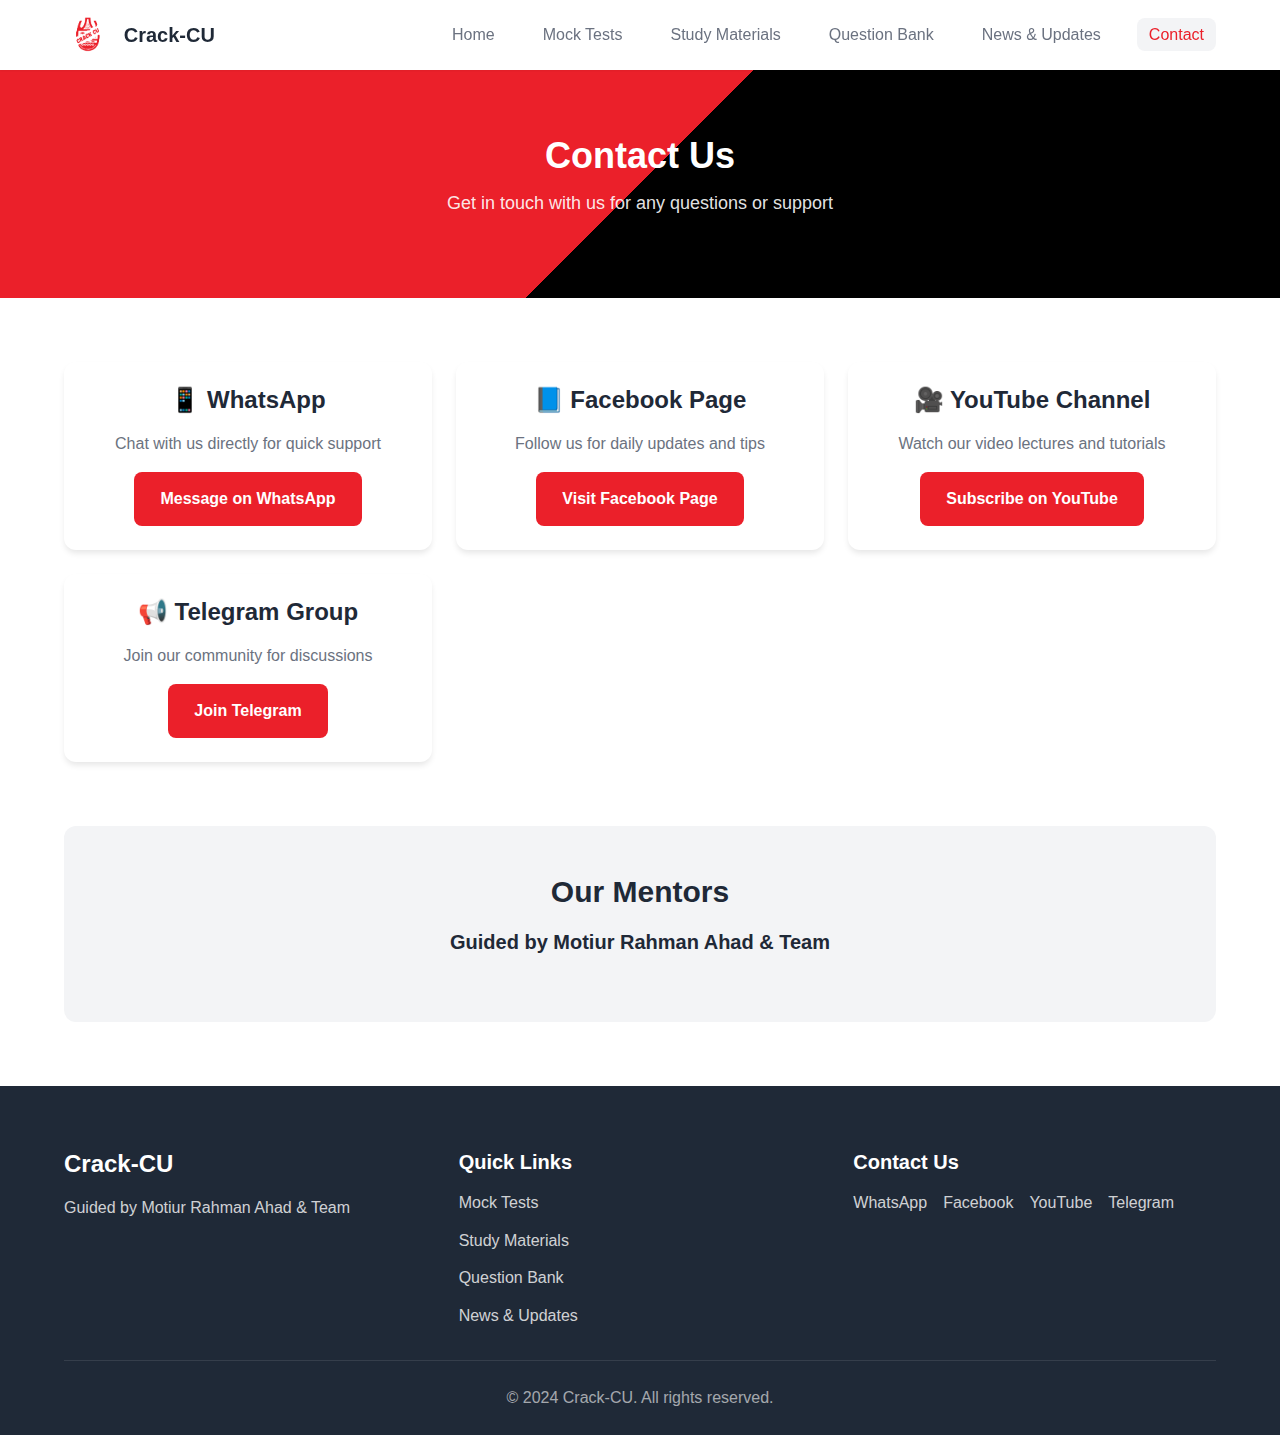
<file: contact.html>
<!DOCTYPE html>
<html lang="en">
<head>
    <meta charset="UTF-8">
    <meta name="viewport" content="width=device-width, initial-scale=1.0">
    <title>Contact | Crack-CU</title>
    
    <link rel="stylesheet" href="css/variables.css">
    <link rel="stylesheet" href="css/base.css">
    <link rel="stylesheet" href="css/layout.css">
    <link rel="stylesheet" href="css/components.css">
</head>
<body>
    <!-- Header -->
    <header class="header">
        <nav class="nav-container">
            <div class="nav-brand">
                <img src="assets/images/logo.png" alt="Crack-CU Logo" class="logo">
                <span class="brand-name">Crack-CU</span>
            </div>
            
            <button class="mobile-menu-toggle" id="mobileMenuToggle">
                <span class="hamburger"></span>
                <span class="hamburger"></span>
                <span class="hamburger"></span>
            </button>
            
            <ul class="nav-menu" id="navMenu">
                <li><a href="index.html" class="nav-link">Home</a></li>
                <li><a href="mock-tests.html" class="nav-link">Mock Tests</a></li>
                <li><a href="study-materials.html" class="nav-link">Study Materials</a></li>
                <li><a href="question-bank.html" class="nav-link">Question Bank</a></li>
                <li><a href="news-updates.html" class="nav-link">News & Updates</a></li>
                <li><a href="contact.html" class="nav-link active">Contact</a></li>
            </ul>
        </nav>
    </header>

    <!-- Page Header -->
    <section class="page-header">
        <div class="container">
            <h1>Contact Us</h1>
            <p>Get in touch with us for any questions or support</p>
        </div>
    </section>

    <!-- Contact Content -->
    <section class="section">
        <div class="container">
            <div class="contact-grid">
                <div class="contact-card card">
                    <h3>📱 WhatsApp</h3>
                    <p>Chat with us directly for quick support</p>
                    <a href="#" class="btn btn-primary" id="contactWhatsapp">Message on WhatsApp</a>
                </div>
                
                <div class="contact-card card">
                    <h3>📘 Facebook Page</h3>
                    <p>Follow us for daily updates and tips</p>
                    <a href="#" class="btn btn-primary" id="contactFacebook">Visit Facebook Page</a>
                </div>
                
                <div class="contact-card card">
                    <h3>🎥 YouTube Channel</h3>
                    <p>Watch our video lectures and tutorials</p>
                    <a href="#" class="btn btn-primary" id="contactYoutube">Subscribe on YouTube</a>
                </div>
                
                <div class="contact-card card">
                    <h3>📢 Telegram Group</h3>
                    <p>Join our community for discussions</p>
                    <a href="#" class="btn btn-primary" id="contactTelegram">Join Telegram</a>
                </div>
            </div>
            
            <div class="mentor-section">
                <h2>Our Mentors</h2>
                <p class="mentor-text">Guided by Motiur Rahman Ahad & Team</p>
            </div>
        </div>
    </section>

    <!-- Footer -->
    <footer class="footer">
        <div class="container">
            <div class="footer-content">
                <div class="footer-section">
                    <h3>Crack-CU</h3>
                    <p>Guided by Motiur Rahman Ahad & Team</p>
                </div>
                
                <div class="footer-section">
                    <h4>Quick Links</h4>
                    <ul class="footer-links">
                        <li><a href="mock-tests.html">Mock Tests</a></li>
                        <li><a href="study-materials.html">Study Materials</a></li>
                        <li><a href="question-bank.html">Question Bank</a></li>
                        <li><a href="news-updates.html">News & Updates</a></li>
                    </ul>
                </div>
                
                <div class="footer-section">
                    <h4>Contact Us</h4>
                    <div class="social-links">
                        <a href="#" class="social-link">WhatsApp</a>
                        <a href="#" class="social-link">Facebook</a>
                        <a href="#" class="social-link">YouTube</a>
                        <a href="#" class="social-link">Telegram</a>
                    </div>
                </div>
            </div>
            
            <div class="footer-bottom">
                <p>&copy; 2024 Crack-CU. All rights reserved.</p>
            </div>
        </div>
    </footer>

    <!-- Scripts -->
    <script src="js/config.js"></script>
    <script src="js/main.js"></script>
    <script>
        // Set contact links
        document.getElementById('contactWhatsapp').href = siteConfig.contact.whatsapp;
        document.getElementById('contactFacebook').href = siteConfig.contact.facebook;
        document.getElementById('contactYoutube').href = siteConfig.contact.youtube;
        document.getElementById('contactTelegram').href = siteConfig.contact.telegram;
    </script>
</body>
</html>
</file>
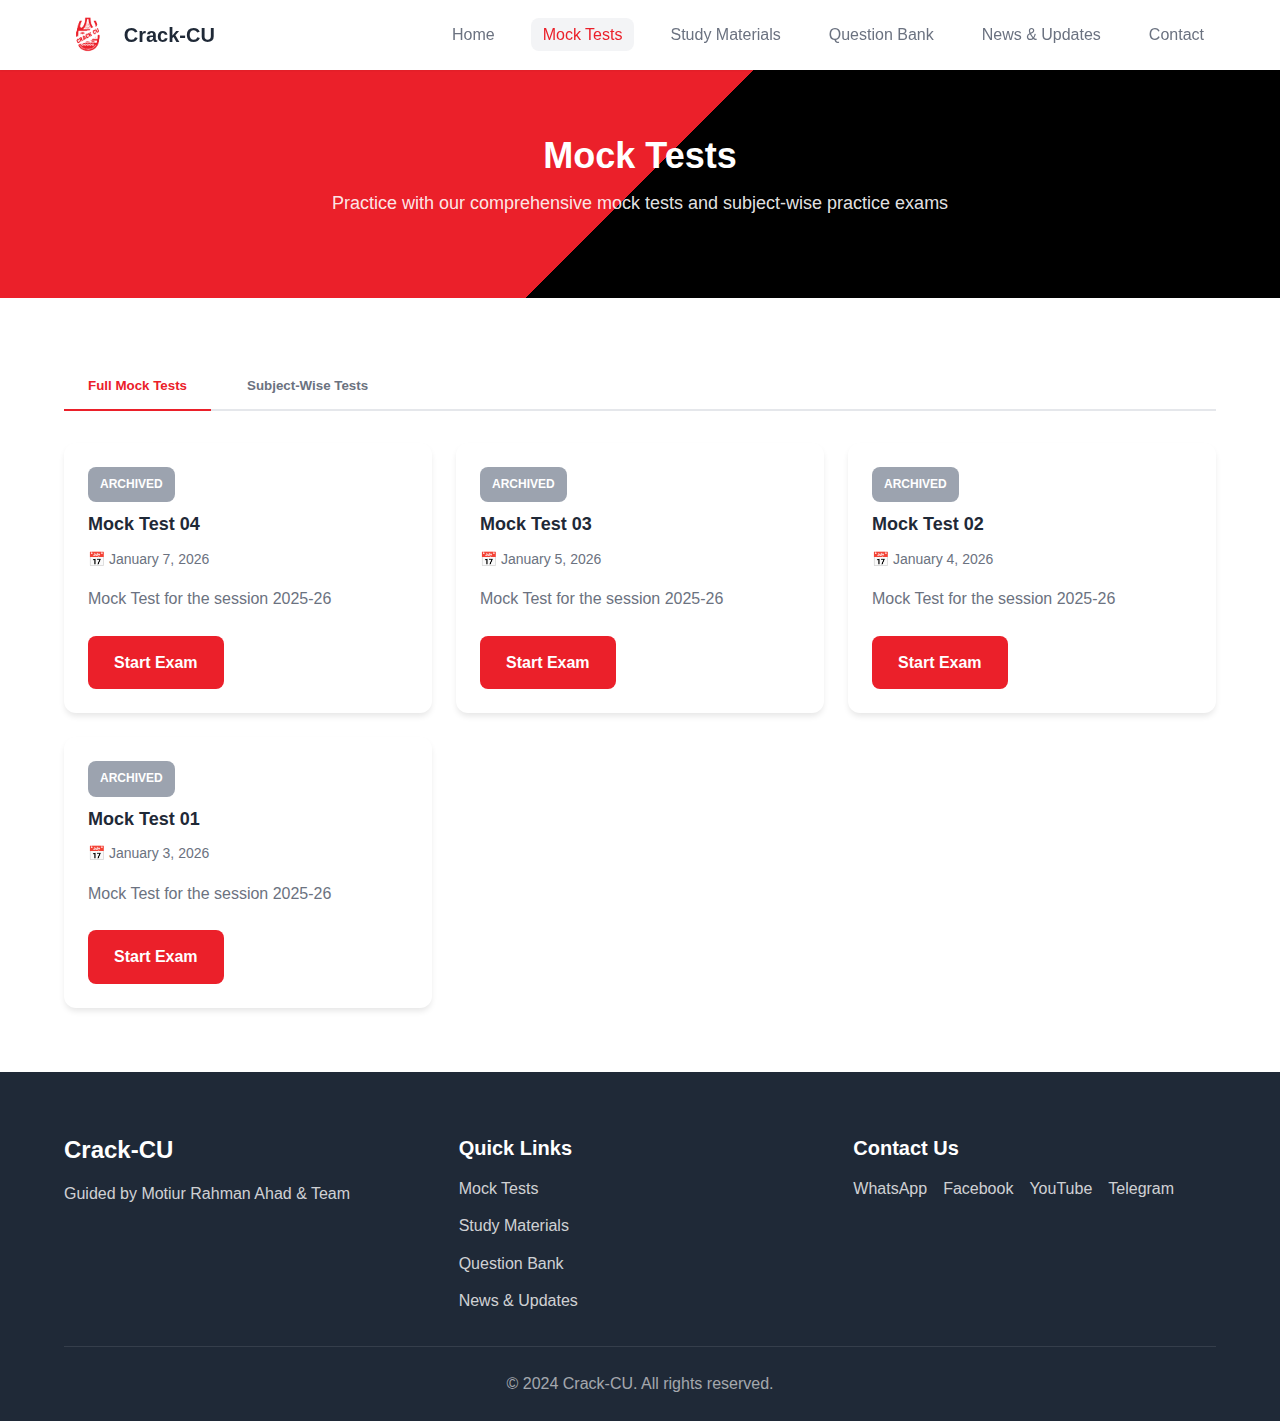
<file: mock-tests.html>
<!DOCTYPE html>
<html lang="en">
<head>
    <meta charset="UTF-8">
    <meta name="viewport" content="width=device-width, initial-scale=1.0">
    <title>Mock Tests | Crack-CU</title>
    
    <link rel="stylesheet" href="css/variables.css">
    <link rel="stylesheet" href="css/base.css">
    <link rel="stylesheet" href="css/layout.css">
    <link rel="stylesheet" href="css/components.css">
</head>
<body>
    <!-- Header -->
    <header class="header">
        <nav class="nav-container">
            <div class="nav-brand">
                <img src="assets/images/logo.png" alt="Crack-CU Logo" class="logo">
                <span class="brand-name">Crack-CU</span>
            </div>
            
            <button class="mobile-menu-toggle" id="mobileMenuToggle">
                <span class="hamburger"></span>
                <span class="hamburger"></span>
                <span class="hamburger"></span>
            </button>
            
            <ul class="nav-menu" id="navMenu">
                <li><a href="index.html" class="nav-link">Home</a></li>
                <li><a href="mock-tests.html" class="nav-link active">Mock Tests</a></li>
                <li><a href="study-materials.html" class="nav-link">Study Materials</a></li>
                <li><a href="question-bank.html" class="nav-link">Question Bank</a></li>
                <li><a href="news-updates.html" class="nav-link">News & Updates</a></li>
                <li><a href="contact.html" class="nav-link">Contact</a></li>
            </ul>
        </nav>
    </header>

    <!-- Page Header -->
    <section class="page-header">
        <div class="container">
            <h1>Mock Tests</h1>
            <p>Practice with our comprehensive mock tests and subject-wise practice exams</p>
        </div>
    </section>

    <!-- Mock Tests Content -->
    <section class="section">
        <div class="container">
            <!-- Tabs -->
            <div class="tabs">
                <button class="tab active" data-tab="full-tests">Full Mock Tests</button>
                <button class="tab" data-tab="subject-tests">Subject-Wise Tests</button>
            </div>

            <!-- Full Mock Tests Tab -->
            <div id="full-tests" class="tab-content active">
                <div class="card-grid" id="fullMockTestsGrid"></div>
            </div>

            <!-- Subject-Wise Tests Tab -->
            <div id="subject-tests" class="tab-content">
                <div class="card-grid" id="subjectTestsGrid"></div>
            </div>
        </div>
    </section>

    <!-- Footer -->
    <footer class="footer">
        <div class="container">
            <div class="footer-content">
                <div class="footer-section">
                    <h3>Crack-CU</h3>
                    <p>Guided by Motiur Rahman Ahad & Team</p>
                </div>
                
                <div class="footer-section">
                    <h4>Quick Links</h4>
                    <ul class="footer-links">
                        <li><a href="mock-tests.html">Mock Tests</a></li>
                        <li><a href="study-materials.html">Study Materials</a></li>
                        <li><a href="question-bank.html">Question Bank</a></li>
                        <li><a href="news-updates.html">News & Updates</a></li>
                    </ul>
                </div>
                
                <div class="footer-section">
                    <h4>Contact Us</h4>
                    <div class="social-links">
                        <a href="#" class="social-link">WhatsApp</a>
                        <a href="#" class="social-link">Facebook</a>
                        <a href="#" class="social-link">YouTube</a>
                        <a href="#" class="social-link">Telegram</a>
                    </div>
                </div>
            </div>
            
            <div class="footer-bottom">
                <p>&copy; 2024 Crack-CU. All rights reserved.</p>
            </div>
        </div>
    </footer>

    <!-- Scripts -->
    <script src="js/config.js"></script>
    <script src="js/mock-tests-data.js"></script>
    <script src="js/main.js"></script>
    <script>
        // Render full mock tests
        document.getElementById('fullMockTestsGrid').innerHTML = 
            mockTestsData.fullMockTests.map(test => renderMockTestCard(test)).join('');
        
        // Render subject-wise tests
        document.getElementById('subjectTestsGrid').innerHTML = 
            mockTestsData.subjectWiseTests.map(test => renderMockTestCard(test)).join('');
        
        // Tab functionality
        document.querySelectorAll('.tab').forEach(tab => {
            tab.addEventListener('click', () => {
                document.querySelectorAll('.tab').forEach(t => t.classList.remove('active'));
                document.querySelectorAll('.tab-content').forEach(c => c.classList.remove('active'));
                
                tab.classList.add('active');
                document.getElementById(tab.dataset.tab).classList.add('active');
            });
        });
    </script>
</body>
</html>
</file>
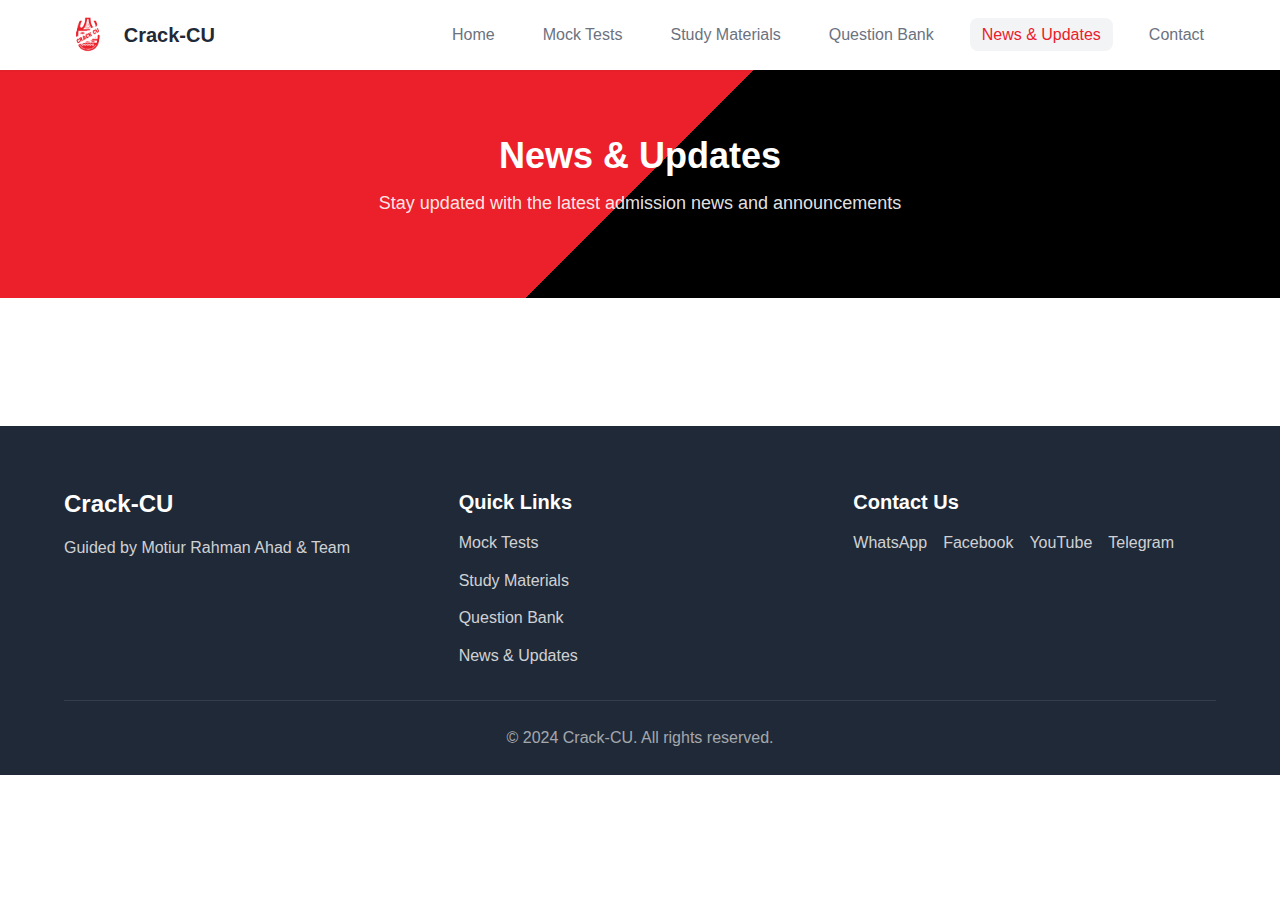
<file: news-updates.html>
<!DOCTYPE html>
<html lang="en">
<head>
    <meta charset="UTF-8">
    <meta name="viewport" content="width=device-width, initial-scale=1.0">
    <title>News & Updates | Crack-CU</title>
    
    <link rel="stylesheet" href="css/variables.css">
    <link rel="stylesheet" href="css/base.css">
    <link rel="stylesheet" href="css/layout.css">
    <link rel="stylesheet" href="css/components.css">
</head>
<body>
    <!-- Header -->
    <header class="header">
        <nav class="nav-container">
            <div class="nav-brand">
                <img src="assets/images/logo.png" alt="Crack-CU Logo" class="logo">
                <span class="brand-name">Crack-CU</span>
            </div>
            
            <button class="mobile-menu-toggle" id="mobileMenuToggle">
                <span class="hamburger"></span>
                <span class="hamburger"></span>
                <span class="hamburger"></span>
            </button>
            
            <ul class="nav-menu" id="navMenu">
                <li><a href="index.html" class="nav-link">Home</a></li>
                <li><a href="mock-tests.html" class="nav-link">Mock Tests</a></li>
                <li><a href="study-materials.html" class="nav-link">Study Materials</a></li>
                <li><a href="question-bank.html" class="nav-link">Question Bank</a></li>
                <li><a href="news-updates.html" class="nav-link active">News & Updates</a></li>
                <li><a href="contact.html" class="nav-link">Contact</a></li>
            </ul>
        </nav>
    </header>

    <!-- Page Header -->
    <section class="page-header">
        <div class="container">
            <h1>News & Updates</h1>
            <p>Stay updated with the latest admission news and announcements</p>
        </div>
    </section>

    <!-- News Content -->
    <section class="section">
        <div class="container">
            <div class="card-grid" id="newsGrid"></div>
        </div>
    </section>

    <!-- Footer -->
    <footer class="footer">
        <div class="container">
            <div class="footer-content">
                <div class="footer-section">
                    <h3>Crack-CU</h3>
                    <p>Guided by Motiur Rahman Ahad & Team</p>
                </div>
                
                <div class="footer-section">
                    <h4>Quick Links</h4>
                    <ul class="footer-links">
                        <li><a href="mock-tests.html">Mock Tests</a></li>
                        <li><a href="study-materials.html">Study Materials</a></li>
                        <li><a href="question-bank.html">Question Bank</a></li>
                        <li><a href="news-updates.html">News & Updates</a></li>
                    </ul>
                </div>
                
                <div class="footer-section">
                    <h4>Contact Us</h4>
                    <div class="social-links">
                        <a href="#" class="social-link">WhatsApp</a>
                        <a href="#" class="social-link">Facebook</a>
                        <a href="#" class="social-link">YouTube</a>
                        <a href="#" class="social-link">Telegram</a>
                    </div>
                </div>
            </div>
            
            <div class="footer-bottom">
                <p>&copy; 2024 Crack-CU. All rights reserved.</p>
            </div>
        </div>
    </footer>

    <!-- Scripts -->
    <script src="js/config.js"></script>
    <script src="js/news-updates-data.js"></script>
    <script src="js/main.js"></script>
    <script>
        // Render news updates
        document.getElementById('newsGrid').innerHTML = 
            newsUpdatesData.map(news => renderNewsCard(news)).join('');
    </script>
</body>
</html>
</file>
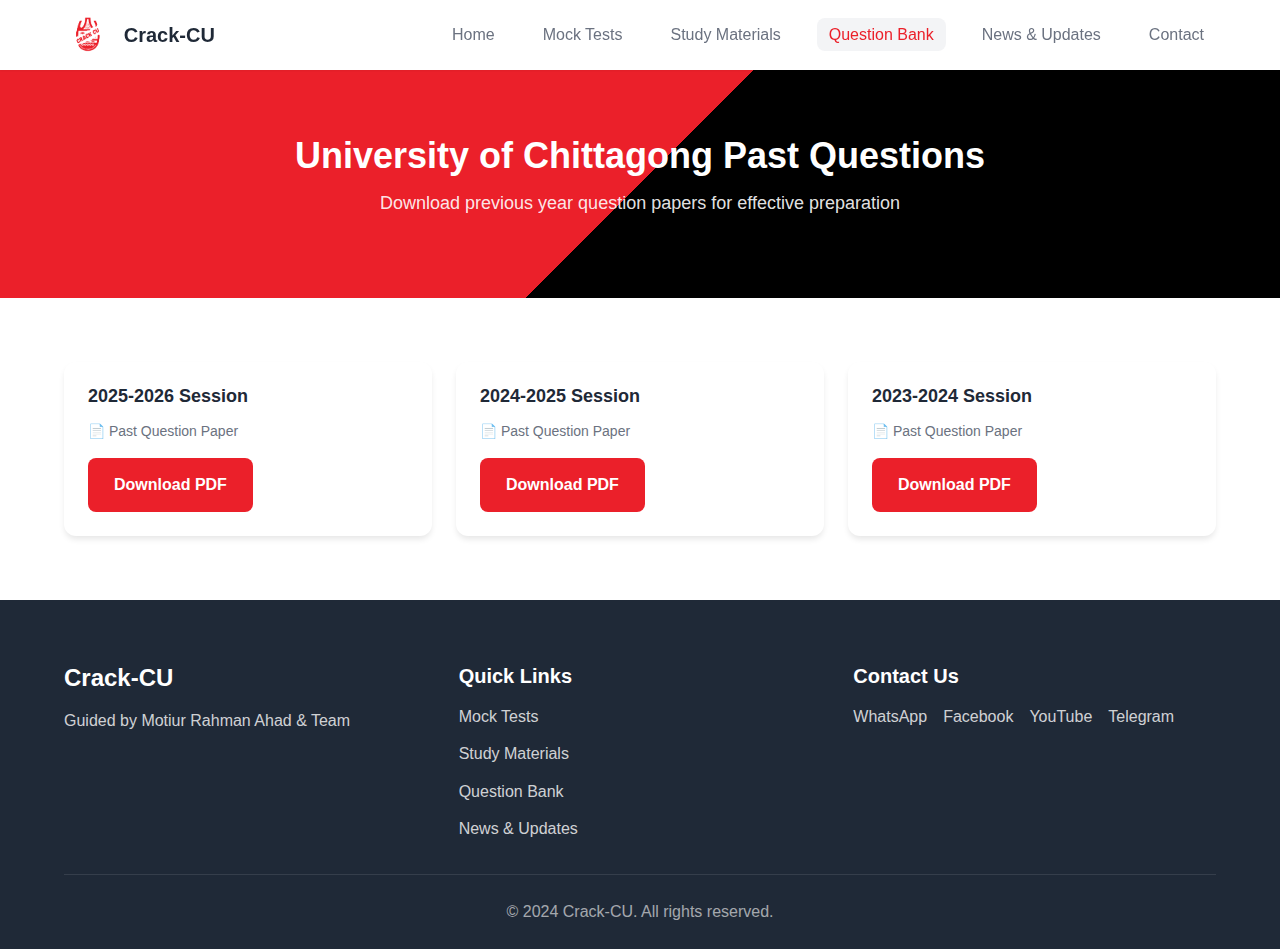
<file: question-bank.html>
<!DOCTYPE html>
<html lang="en">
<head>
    <meta charset="UTF-8">
    <meta name="viewport" content="width=device-width, initial-scale=1.0">
    <title>Question Bank | Crack-CU</title>
    
    <link rel="stylesheet" href="css/variables.css">
    <link rel="stylesheet" href="css/base.css">
    <link rel="stylesheet" href="css/layout.css">
    <link rel="stylesheet" href="css/components.css">
</head>
<body>
    <!-- Header -->
    <header class="header">
        <nav class="nav-container">
            <div class="nav-brand">
                <img src="assets/images/logo.png" alt="Crack-CU Logo" class="logo">
                <span class="brand-name">Crack-CU</span>
            </div>
            
            <button class="mobile-menu-toggle" id="mobileMenuToggle">
                <span class="hamburger"></span>
                <span class="hamburger"></span>
                <span class="hamburger"></span>
            </button>
            
            <ul class="nav-menu" id="navMenu">
                <li><a href="index.html" class="nav-link">Home</a></li>
                <li><a href="mock-tests.html" class="nav-link">Mock Tests</a></li>
                <li><a href="study-materials.html" class="nav-link">Study Materials</a></li>
                <li><a href="question-bank.html" class="nav-link active">Question Bank</a></li>
                <li><a href="news-updates.html" class="nav-link">News & Updates</a></li>
                <li><a href="contact.html" class="nav-link">Contact</a></li>
            </ul>
        </nav>
    </header>

    <!-- Page Header -->
    <section class="page-header">
        <div class="container">
            <h1>University of Chittagong Past Questions</h1>
            <p>Download previous year question papers for effective preparation</p>
        </div>
    </section>

    <!-- Question Bank Content -->
    <section class="section">
        <div class="container">
            <div class="card-grid" id="questionBankGrid"></div>
        </div>
    </section>

    <!-- Footer -->
    <footer class="footer">
        <div class="container">
            <div class="footer-content">
                <div class="footer-section">
                    <h3>Crack-CU</h3>
                    <p>Guided by Motiur Rahman Ahad & Team</p>
                </div>
                
                <div class="footer-section">
                    <h4>Quick Links</h4>
                    <ul class="footer-links">
                        <li><a href="mock-tests.html">Mock Tests</a></li>
                        <li><a href="study-materials.html">Study Materials</a></li>
                        <li><a href="question-bank.html">Question Bank</a></li>
                        <li><a href="news-updates.html">News & Updates</a></li>
                    </ul>
                </div>
                
                <div class="footer-section">
                    <h4>Contact Us</h4>
                    <div class="social-links">
                        <a href="#" class="social-link">WhatsApp</a>
                        <a href="#" class="social-link">Facebook</a>
                        <a href="#" class="social-link">YouTube</a>
                        <a href="#" class="social-link">Telegram</a>
                    </div>
                </div>
            </div>
            
            <div class="footer-bottom">
                <p>&copy; 2024 Crack-CU. All rights reserved.</p>
            </div>
        </div>
    </footer>

    <!-- Scripts -->
    <script src="js/config.js"></script>
    <script src="js/question-bank-data.js"></script>
    <script src="js/main.js"></script>
    <script>
        // Render question bank
        document.getElementById('questionBankGrid').innerHTML = 
            questionBankData.map(question => renderQuestionBankCard(question)).join('');
    </script>
</body>
</html>
</file>
<file: css/variables.css>
/* ### 📄 css/variables.css */
/* ```css */
:root {
    /* Colors */
    --primary-color: #eb202a;
    --primary-dark: #1f2937;
    --secondary-color: #059669;
    --accent-color: #dc2626;
    
    --text-primary: #1f2937;
    --text-secondary: #6b7280;
    --text-light: #9ca3af;
    
    --bg-primary: #ffffff;
    --bg-secondary: #f9fafb;
    --bg-alt: #f3f4f6;
    
    --border-color: #e5e7eb;
    --shadow-sm: 0 1px 2px 0 rgba(0, 0, 0, 0.05);
    --shadow-md: 0 4px 6px -1px rgba(0, 0, 0, 0.1);
    --shadow-lg: 0 10px 15px -3px rgba(0, 0, 0, 0.1);
    
    /* Typography */
    --font-primary: -apple-system, BlinkMacSystemFont, 'Segoe UI', Roboto, 'Helvetica Neue', Arial, sans-serif;
    /* --font-primary: Georgia,BlinkMacSystemFont, 'Segoe UI', Roboto, 'Helvetica Neue', Arial, sans-serif; */
    --font-size-xs: 0.75rem;
    --font-size-sm: 0.875rem;
    --font-size-base: 1rem;
    --font-size-lg: 1.125rem;
    --font-size-xl: 1.25rem;
    --font-size-2xl: 1.5rem;
    --font-size-3xl: 1.875rem;
    --font-size-4xl: 2.25rem;
    
    /* Spacing */
    --spacing-xs: 0.5rem;
    --spacing-sm: 0.75rem;
    --spacing-md: 1rem;
    --spacing-lg: 1.5rem;
    --spacing-xl: 2rem;
    --spacing-2xl: 3rem;
    --spacing-3xl: 4rem;
    
    /* Layout */
    --container-max-width: 1200px;
    --header-height: 70px;
    --border-radius: 8px;
    --border-radius-lg: 12px;
    
    /* Hero Banner */
    --hero-bg-image: linear-gradient(135deg, #eb202a 50%, #000000 50%);
    /* --hero-bg-image: url('../assets/images/hero-banner.jpg'); */
    --hero-overlay: rgba(0, 0, 0, 0.3);
    
    /* Transitions */
    --transition-fast: 150ms ease;
    --transition-base: 250ms ease;
    --transition-slow: 350ms ease;
}
</file>
<file: css/layout.css>
/* ### 📄 css/layout.css
```css */
/* Layout Structure */
.container {
    max-width: var(--container-max-width);
    margin: 0 auto;
    padding: 0 var(--spacing-lg);
}

.section {
    padding: var(--spacing-3xl) 0;
}

.section-alt {
    background-color: var(--bg-secondary);
}

.section-header {
    display: flex;
    justify-content: space-between;
    align-items: center;
    margin-bottom: var(--spacing-xl);
    flex-wrap: wrap;
    gap: var(--spacing-md);
}

.section-title {
    font-size: var(--font-size-2xl);
    color: var(--text-primary);
    margin: 0;
}

/* Header */
.header {
    background-color: var(--bg-primary);
    box-shadow: var(--shadow-sm);
    position: sticky;
    top: 0;
    z-index: 1000;
    height: var(--header-height);
}

.nav-container {
    max-width: var(--container-max-width);
    margin: 0 auto;
    padding: 0 var(--spacing-lg);
    display: flex;
    justify-content: space-between;
    align-items: center;
    height: 100%;
}

.nav-brand {
    display: flex;
    align-items: center;
    gap: var(--spacing-sm);
}

.logo {
    height: 40px;
    width: auto;
}

.brand-name {
    font-size: var(--font-size-xl);
    font-weight: 700;
    color: var(--text-primary);
}

.nav-menu {
    display: flex;
    gap: var(--spacing-lg);
    align-items: center;
}

.nav-link {
    color: var(--text-secondary);
    font-weight: 500;
    padding: var(--spacing-xs) var(--spacing-sm);
    border-radius: var(--border-radius);
    transition: all var(--transition-fast);
}

.nav-link:hover,
.nav-link.active {
    color: var(--primary-color);
    background-color: var(--bg-alt);
}

.mobile-menu-toggle {
    display: none;
    flex-direction: column;
    gap: 4px;
    padding: var(--spacing-xs);
}

.hamburger {
    width: 24px;
    height: 2px;
    background-color: var(--text-primary);
    transition: var(--transition-base);
}

/* Hero Section */
.hero {
    background: var(--hero-bg-image);
    min-height: 500px;
    display: flex;
    align-items: center;
    justify-content: center;
    text-align: center;
    padding: var(--spacing-3xl) var(--spacing-lg);
    position: relative;
    color: white;
}

.hero::before {
    content: '';
    position: absolute;
    top: 0;
    left: 0;
    right: 0;
    bottom: 0;
    background: var(--hero-overlay);
}

.hero-content {
    position: relative;
    z-index: 1;
    max-width: 800px;
}

.hero-title {
    font-size: var(--font-size-4xl);
    margin-bottom: var(--spacing-md);
    color: white;
}

.hero-subtitle {
    font-size: var(--font-size-xl);
    margin-bottom: var(--spacing-xl);
    opacity: 0.95;
    color: white;
}

.hero-actions {
    display: flex;
    gap: var(--spacing-md);
    justify-content: center;
    flex-wrap: wrap;
}

/* Page Header */
.page-header {
    background: var(--hero-bg-image);
    padding: var(--spacing-3xl) 0;
    text-align: center;
    color: white;
}

.page-header h1 {
    color: white;
    margin-bottom: var(--spacing-sm);
}

.page-header p {
    color: rgba(255, 255, 255, 0.9);
    font-size: var(--font-size-lg);
}

/* Grid Layouts */
.card-grid {
    display: grid;
    grid-template-columns: repeat(auto-fill, minmax(300px, 1fr));
    gap: var(--spacing-lg);
}

.contact-grid {
    display: grid;
    grid-template-columns: repeat(auto-fit, minmax(280px, 1fr));
    gap: var(--spacing-lg);
    margin-bottom: var(--spacing-3xl);
}

.contact-card {
    text-align: center;
}

.mentor-section {
    text-align: center;
    padding: var(--spacing-2xl);
    background-color: var(--bg-alt);
    border-radius: var(--border-radius-lg);
}

.mentor-text {
    font-size: var(--font-size-xl);
    color: var(--text-primary);
    font-weight: 600;
}

/* Footer */
.footer {
    background-color: var(--text-primary);
    color: white;
    padding: var(--spacing-3xl) 0 var(--spacing-lg);
}

.footer-content {
    display: grid;
    grid-template-columns: repeat(auto-fit, minmax(250px, 1fr));
    gap: var(--spacing-xl);
    margin-bottom: var(--spacing-xl);
}

.footer-section h3,
.footer-section h4 {
    color: white;
    margin-bottom: var(--spacing-md);
}

.footer-section p {
    color: rgba(255, 255, 255, 0.8);
}

.footer-links {
    display: flex;
    flex-direction: column;
    gap: var(--spacing-sm);
}

.footer-links a {
    color: rgba(255, 255, 255, 0.8);
    transition: color var(--transition-fast);
}

.footer-links a:hover {
    color: white;
}

.social-links {
    display: flex;
    flex-wrap: wrap;
    gap: var(--spacing-md);
}

.social-link {
    color: rgba(255, 255, 255, 0.8);
    transition: color var(--transition-fast);
}

.social-link:hover {
    color: white;
}

.footer-bottom {
    text-align: center;
    padding-top: var(--spacing-lg);
    border-top: 1px solid rgba(255, 255, 255, 0.1);
}

.footer-bottom p {
    color: rgba(255, 255, 255, 0.6);
    margin: 0;
}

/* Responsive Design */
@media (max-width: 768px) {
    .nav-menu {
        display: none;
        position: absolute;
        top: var(--header-height);
        left: 0;
        right: 0;
        background-color: var(--bg-primary);
        flex-direction: column;
        padding: var(--spacing-lg);
        box-shadow: var(--shadow-md);
    }
    
    .nav-menu.active {
        display: flex;
    }
    
    .mobile-menu-toggle {
        display: flex;
    }
    
    .hero-title {
        font-size: var(--font-size-3xl);
    }
    
    .hero-subtitle {
        font-size: var(--font-size-lg);
    }
    
    .card-grid {
        grid-template-columns: 1fr;
    }
    
    .section {
        padding: var(--spacing-2xl) 0;
    }
    
    .page-header h1 {
        font-size: var(--font-size-3xl);
    }
}
</file>
<file: css/components.css>
/* ### 📄 css/components.css
```css */
/* Button Components */
.btn {
    display: inline-block;
    padding: var(--spacing-sm) var(--spacing-lg);
    font-size: var(--font-size-base);
    font-weight: 600;
    text-align: center;
    border-radius: var(--border-radius);
    transition: all var(--transition-base);
    cursor: pointer;
    border: 2px solid transparent;
}

.btn-primary {
    background-color: var(--primary-color);
    color: white;
}

.btn-primary:hover {
    background-color: var(--primary-dark);
    transform: translateY(-2px);
    box-shadow: var(--shadow-md);
    color: white;
}

.btn-secondary {
    background-color: transparent;
    color: white;
    border-color: white;
}

.btn-secondary:hover {
    background-color: white;
    color: var(--primary-color);
}

.btn-link {
    color: var(--primary-color);
    font-weight: 600;
    padding: 0;
}

.btn-link:hover {
    color: var(--primary-dark);
    
}

/* Card Components */
.card {
    background-color: var(--bg-primary);
    border-radius: var(--border-radius-lg);
    box-shadow: var(--shadow-md);
    padding: var(--spacing-lg);
    transition: all var(--transition-base);
    height: 100%;
}

.card:hover {
    transform: translateY(-4px);
    box-shadow: var(--shadow-lg);
}

.card-badge {
    display: inline-block;
    padding: var(--spacing-xs) var(--spacing-sm);
    background-color: var(--primary-color);
    color: white;
    font-size: var(--font-size-xs);
    font-weight: 600;
    border-radius: var(--border-radius);
    margin-bottom: var(--spacing-sm);
    text-transform: uppercase;
}

.card-badge.live {
    background-color: var(--secondary-color);
}

.card-badge.upcoming {
    background-color: var(--accent-color);
}

.card-badge.archived {
    background-color: var(--text-light);
}

.card-title {
    font-size: var(--font-size-lg);
    margin-bottom: var(--spacing-sm);
    color: var(--text-primary);
}

.card-meta {
    display: flex;
    gap: var(--spacing-md);
    font-size: var(--font-size-sm);
    color: var(--text-secondary);
    margin-bottom: var(--spacing-md);
}

.card-description {
    color: var(--text-secondary);
    margin-bottom: var(--spacing-lg);
    line-height: 1.6;
}

.card-actions {
    display: flex;
    gap: var(--spacing-sm);
    flex-wrap: wrap;
}

/* Video Thumbnail */
.video-thumbnail {
    position: relative;
    border-radius: var(--border-radius);
    overflow: hidden;
    margin-bottom: var(--spacing-md);
    cursor: pointer;
}

.video-thumbnail img {
    width: 100%;
    height: auto;
    transition: transform var(--transition-base);
}

.video-thumbnail:hover img {
    transform: scale(1.05);
}

.video-play-icon {
    position: absolute;
    top: 50%;
    left: 50%;
    transform: translate(-50%, -50%);
    width: 60px;
    height: 60px;
    background-color: rgba(0, 0, 0, 0.7);
    border-radius: 50%;
    display: flex;
    align-items: center;
    justify-content: center;
    transition: all var(--transition-base);
    color: white;
    font-size: 24px;
}

.video-thumbnail:hover .video-play-icon {
    background-color: var(--primary-color);
    transform: translate(-50%, -50%) scale(1.1);
}

/* Tab Components */
.tabs {
    display: flex;
    gap: var(--spacing-sm);
    border-bottom: 2px solid var(--border-color);
    margin-bottom: var(--spacing-xl);
    flex-wrap: wrap;
}

.tab {
    padding: var(--spacing-md) var(--spacing-lg);
    font-weight: 600;
    color: var(--text-secondary);
    cursor: pointer;
    border-bottom: 2px solid transparent;
    margin-bottom: -2px;
    transition: all var(--transition-fast);
}

.tab:hover {
    color: var(--primary-color);
}

.tab.active {
    color: var(--primary-color);
    border-bottom-color: var(--primary-color);
}

.tab-content {
    display: none;
}

.tab-content.active {
    display: block;
}

/* Badge */
.badge {
    display: inline-block;
    padding: 4px 8px;
    font-size: var(--font-size-xs);
    font-weight: 600;
    border-radius: var(--border-radius);
    background-color: var(--bg-alt);
    color: var(--text-secondary);
}

/* List Items */
.list-item {
    display: flex;
    align-items: center;
    justify-content: space-between;
    padding: var(--spacing-md);
    background-color: var(--bg-primary);
    border-radius: var(--border-radius);
    margin-bottom: var(--spacing-sm);
    transition: all var(--transition-fast);
}

.list-item:hover {
    background-color: var(--bg-alt);
    transform: translateX(4px);
}

.list-item-content {
    flex: 1;
}

.list-item-title {
    font-weight: 600;
    color: var(--text-primary);
    margin-bottom: 4px;
}

.list-item-meta {
    font-size: var(--font-size-sm);
    color: var(--text-secondary);
}
</file>
<file: css/base.css>
/* ### 📄 css/base.css
```css */
/* Reset and Base Styles */
* {
    margin: 0;
    padding: 0;
    box-sizing: border-box;
}

html {
    scroll-behavior: smooth;
}

body {
    font-family: var(--font-primary);
    font-size: var(--font-size-base);
    line-height: 1.6;
    color: var(--text-primary);
    background-color: var(--bg-primary);
    -webkit-font-smoothing: antialiased;
    -moz-osx-font-smoothing: grayscale;
}

/* Typography */
h1, h2, h3, h4, h5, h6 {
    font-weight: 700;
    line-height: 1.2;
    margin-bottom: var(--spacing-md);
    color: var(--text-primary);
}

h1 { font-size: var(--font-size-4xl); }
h2 { font-size: var(--font-size-3xl); }
h3 { font-size: var(--font-size-2xl); }
h4 { font-size: var(--font-size-xl); }
h5 { font-size: var(--font-size-lg); }
h6 { font-size: var(--font-size-base); }

p {
    margin-bottom: var(--spacing-md);
    color: var(--text-secondary);
}

a {
    color: var(--primary-color);
    text-decoration: none;
    transition: color var(--transition-fast);
}

a:hover {
    color: var(--primary-dark);
}

img {
    max-width: 100%;
    height: auto;
    display: block;
}

ul, ol {
    list-style: none;
}

button {
    font-family: inherit;
    cursor: pointer;
    border: none;
    background: none;
}
</file>
